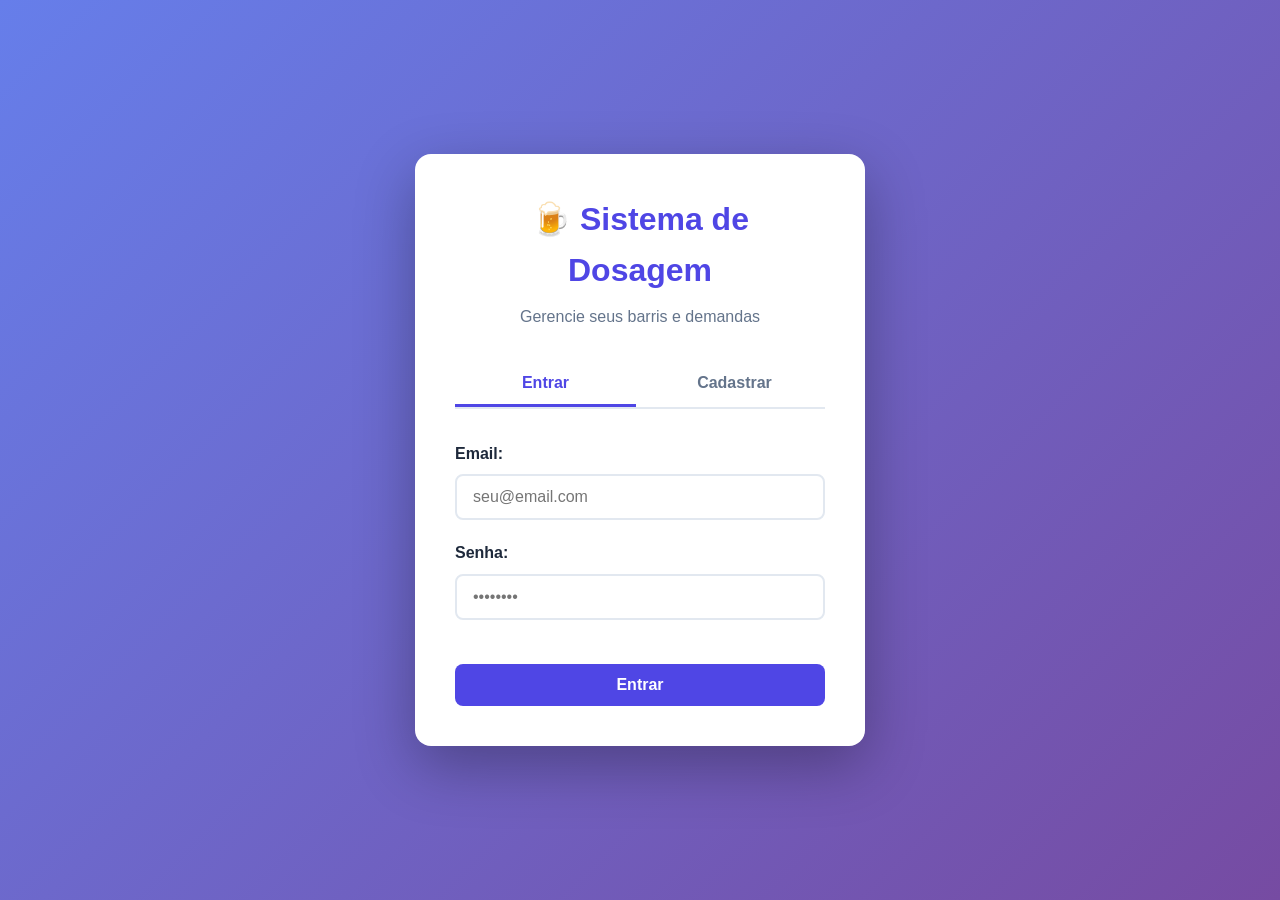
<file: FrontEnd/index.html>
<!DOCTYPE html>
<html lang="pt-BR">
<head>
    <meta charset="UTF-8">
    <meta name="viewport" content="width=device-width, initial-scale=1.0">
    <title>Sistema de Dosagem</title>
    <link rel="stylesheet" href="style.css">
    <script>
        // Proteção de rota - verificar autenticação antes de carregar a página
        if (!localStorage.getItem('usuario')) {
            window.location.href = 'login.html';
        }
    </script>
</head>
<body>
    <div class="container">
        <header>
            <div class="header-content">
                <div>
                    <h1>🍺 Sistema de Dosagem</h1>
                    <p>Controle de barris e demandas</p>
                </div>
                <div class="user-info">
                    <span class="user-name" id="userName">Usuário</span>
                    <button class="btn btn-small" onclick="app.logout()">Sair</button>
                </div>
            </div>
        </header>

        <nav class="tabs">
            <button class="tab-btn active" data-tab="barris">Barris</button>
            <button class="tab-btn" data-tab="demandas">Demandas</button>
            <button class="tab-btn" data-tab="usuarios" id="tabUsuarios">Usuários</button>
        </nav>

        <!-- Seção de Barris -->
        <section id="barris" class="tab-content active">
            <div class="card">
                <h2>📦 Cadastrar Novo Barril</h2>
                <form id="formBarril">
                    <div class="form-group">
                        <label for="deProduto">Produto:</label>
                        <input type="text" id="deProduto" name="deProduto" placeholder="Ex: Chopp Pilsen" required>
                    </div>
                    <div class="form-group">
                        <label for="vlLitrosTotal">Volume Total (litros):</label>
                        <input type="number" id="vlLitrosTotal" name="vlLitrosTotal" step="0.01" placeholder="50.00" required>
                    </div>
                    <button type="submit" class="btn btn-primary">Cadastrar Barril</button>
                </form>
            </div>

            <div class="card">
                <div class="card-header">
                    <h2>📋 Barris Disponíveis</h2>
                    <button class="btn btn-small" onclick="app.listarBarris()">🔄 Atualizar</button>
                </div>
                <div id="listaBarris" class="lista">
                    <p class="loading">Carregando barris...</p>
                </div>
            </div>
        </section>

        <!-- Seção de Demandas -->
        <section id="demandas" class="tab-content">
            <div class="card">
                <h2>➕ Criar Nova Demanda</h2>
                <form id="formDemanda">
                    <div class="form-group">
                        <label for="idBarril">Barril:</label>
                        <select id="idBarril" name="idBarril" required>
                            <option value="">Selecione um barril</option>
                        </select>
                    </div>
                    <div class="form-group">
                        <label for="vlLitrosDemanda">Volume (litros):</label>
                        <input type="number" id="vlLitrosDemanda" name="vlLitrosDemanda" step="0.01" min="0.01" placeholder="5.00" required>
                        <small id="volumeDisponivel" class="form-helper"></small>
                    </div>
                    <button type="submit" class="btn btn-primary">Criar Demanda</button>
                </form>
            </div>

            <div class="card">
                <div class="card-header">
                    <h2>⏳ Demandas Pendentes</h2>
                    <button class="btn btn-small" onclick="app.listarDemandas()">🔄 Atualizar</button>
                </div>
                <div id="listaDemandas" class="lista">
                    <p class="loading">Carregando demandas...</p>
                </div>
            </div>
        </section>

        <!-- Seção de Usuários -->
        <section id="usuarios" class="tab-content">
            <div class="card" id="formCadastroUsuarioCard" style="display:none;">
                <div class="card-header">
                    <h2>➕ Cadastrar Novo Usuário</h2>
                    <small style="color: var(--text-muted);">⚠️ Apenas administradores</small>
                </div>
                <form id="formCadastrarUsuario">
                    <div class="form-group">
                        <label for="cadNmUsuario">Nome:</label>
                        <input type="text" id="cadNmUsuario" required>
                    </div>
                    <div class="form-group">
                        <label for="cadDeEmail">Email:</label>
                        <input type="email" id="cadDeEmail" required>
                    </div>
                    <div class="form-group">
                        <label for="cadDeSenha">Senha:</label>
                        <input type="password" id="cadDeSenha" required minlength="4">
                    </div>
                    <div class="form-group">
                        <label>
                            <input type="checkbox" id="cadAdmin">
                            Administrador
                        </label>
                    </div>
                    <button type="submit" class="btn btn-primary">Cadastrar Usuário</button>
                    <button type="button" class="btn" onclick="app.cancelarCadastroUsuario()">Cancelar</button>
                </form>
            </div>

            <div class="card" id="formUsuarioCard" style="display:none;">
                <div class="card-header">
                    <h2>📝 Editar Usuário</h2>
                    <small style="color: var(--text-muted);">⚠️ Apenas administradores</small>
                </div>
                <form id="formEditarUsuario">
                    <input type="hidden" id="editIdUsuario">
                    <div class="form-group">
                        <label for="editNmUsuario">Nome:</label>
                        <input type="text" id="editNmUsuario" required>
                    </div>
                    <div class="form-group">
                        <label for="editDeEmail">Email:</label>
                        <input type="email" id="editDeEmail" required>
                    </div>
                    <div class="form-group">
                        <label>
                            <input type="checkbox" id="editAdmin">
                            Administrador
                        </label>
                    </div>
                    <button type="submit" class="btn btn-primary">Atualizar Usuário</button>
                    <button type="button" class="btn" onclick="app.cancelarEdicaoUsuario()">Cancelar</button>
                </form>
            </div>

            <div class="card">
                <div class="card-header">
                    <h2>👥 Usuários do Sistema</h2>
                    <div>
                        <button class="btn btn-small btn-primary" onclick="app.abrirCadastroUsuario()" id="btnNovoUsuario" style="margin-right: 8px; display:none;">➕ Novo Usuário</button>
                        <button class="btn btn-small" onclick="app.listarUsuarios()">🔄 Atualizar</button>
                    </div>
                </div>
                <div id="listaUsuarios" class="lista">
                    <p class="loading">Carregando usuários...</p>
                </div>
            </div>
        </section>
    </div>

    <!-- Toast de notificações -->
    <div id="toast" class="toast"></div>

    <!-- Modal de Edição de Barril -->
    <div id="modalEditarBarril" class="modal">
        <div class="modal-content">
            <div class="modal-header">
                <h2>✏️ Editar Barril</h2>
                <button class="modal-close" onclick="app.fecharModalEditar()">&times;</button>
            </div>
            <form id="formEditarBarril">
                <input type="hidden" id="editIdBarril">
                <div class="form-group">
                    <label for="editDeProduto">Produto:</label>
                    <input type="text" id="editDeProduto" name="editDeProduto" required>
                </div>
                <div class="form-group">
                    <label for="editVlLitrosTotal">Volume Total (litros):</label>
                    <input type="number" id="editVlLitrosTotal" name="editVlLitrosTotal" step="0.01" required>
                </div>
                <div class="modal-footer">
                    <button type="button" class="btn btn-small" onclick="app.fecharModalEditar()">Cancelar</button>
                    <button type="submit" class="btn btn-primary">Salvar Alterações</button>
                </div>
            </form>
        </div>
    </div>

    <!-- Modal de Confirmação de Exclusão -->
    <div id="modalConfirmarExclusao" class="modal">
        <div class="modal-content modal-confirm">
            <div class="modal-confirm-icon" id="modalConfirmarIcone">
                <svg id="iconeDelete" width="64" height="64" viewBox="0 0 24 24" fill="none" stroke="currentColor" stroke-width="2">
                    <path d="M3 6h18M8 6V4a2 2 0 0 1 2-2h4a2 2 0 0 1 2 2v2m3 0v14a2 2 0 0 1-2 2H7a2 2 0 0 1-2-2V6h14z"/>
                    <path d="M10 11v6M14 11v6"/>
                </svg>
                <svg id="iconeSuccess" width="64" height="64" viewBox="0 0 24 24" fill="none" stroke="currentColor" stroke-width="2" style="display: none;">
                    <path d="M22 11.08V12a10 10 0 1 1-5.93-9.14"/>
                    <polyline points="22 4 12 14.01 9 11.01"/>
                </svg>
            </div>
            <h2 id="modalConfirmarTitulo">Confirmar Exclusão</h2>
            <p id="modalConfirmarTexto">Tem certeza que deseja deletar este barril?</p>
            <p class="modal-confirm-warning" id="modalConfirmarAviso">⚠️ Esta ação não pode ser desfeita!</p>
            <div class="modal-footer">
                <button type="button" class="btn btn-small" onclick="app.fecharModalConfirmar()">Cancelar</button>
                <button type="button" class="btn btn-danger" id="btnConfirmarExclusao">Sim, Deletar</button>
            </div>
        </div>
    </div>

    <script src="app.js"></script>
</body>
</html>
</file>
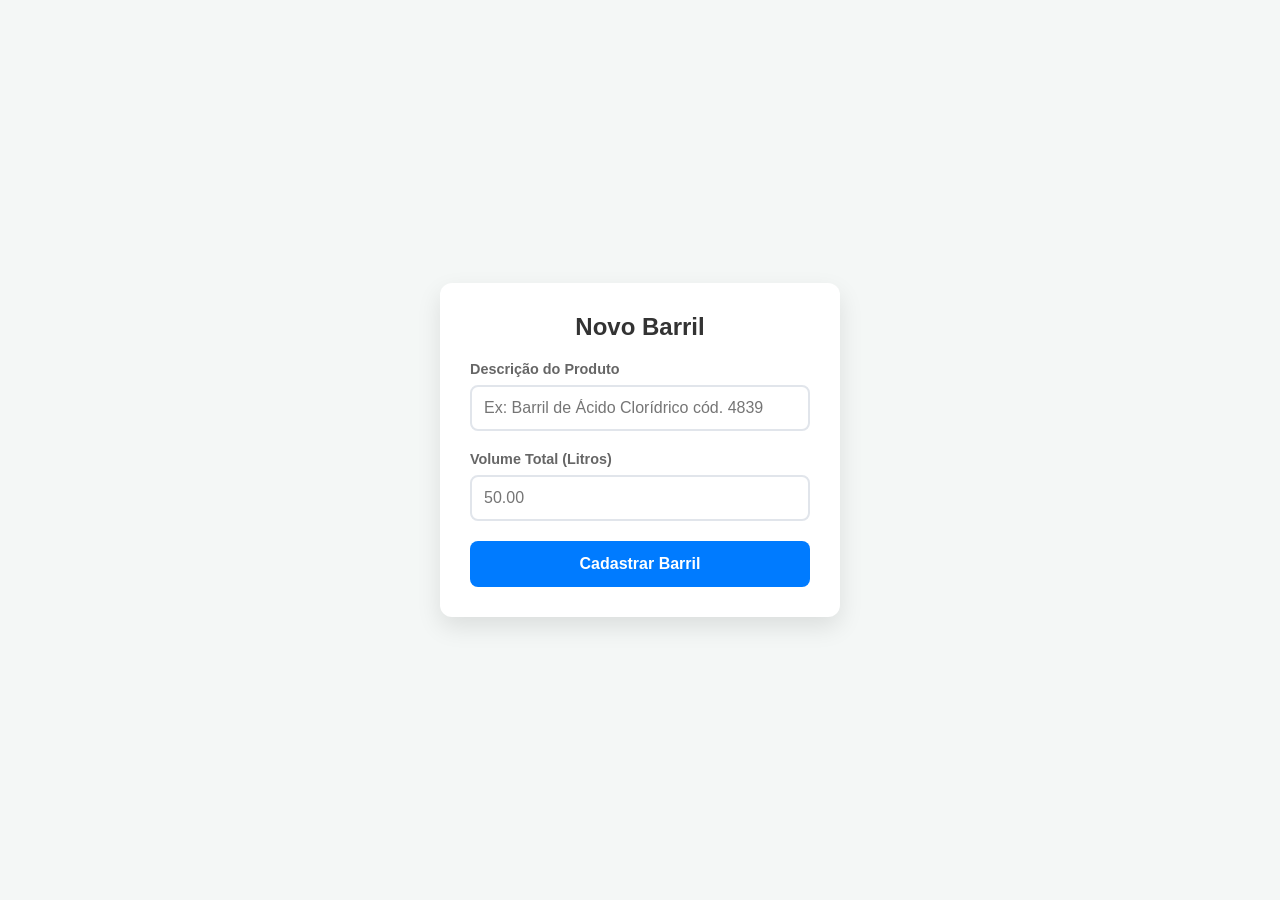
<file: cadBarril.html>
<!DOCTYPE html>
<html lang="pt-br">
<head>
    <meta charset="UTF-8">
    <meta name="viewport" content="width=device-width, initial-scale=1.0">
    <title>Cadastro de Barril</title>
    <style>
        * { box-sizing: border-box; font-family: 'Segoe UI', Tahoma, Geneva, Verdana, sans-serif; }
        body { background-color: #f4f7f6; display: flex; justify-content: center; align-items: center; min-height: 100vh; margin: 0; padding: 20px; }
        .card { background: white; padding: 30px; border-radius: 12px; box-shadow: 0 10px 25px rgba(0,0,0,0.1); width: 100%; max-width: 400px; }
        h2 { color: #333; margin-top: 0; text-align: center; font-size: 1.5rem; }
        .form-group { margin-bottom: 20px; }
        label { display: block; margin-bottom: 8px; color: #666; font-weight: 600; font-size: 0.9rem; }
        input { width: 100%; padding: 12px; border: 2px solid #e1e5eb; border-radius: 8px; outline: none; transition: border-color 0.3s; font-size: 1rem; }
        input:focus { border-color: #007bff; }
        button { width: 100%; padding: 14px; background-color: #007bff; color: white; border: none; border-radius: 8px; font-size: 1rem; font-weight: bold; cursor: pointer; transition: background 0.3s; }
        button:hover { background-color: #0056b3; }
        button:disabled { background-color: #ccc; cursor: not-allowed; }
        #mensagem { margin-top: 20px; text-align: center; font-size: 0.9rem; padding: 10px; border-radius: 6px; display: none; }
        .sucesso { background: #d4edda; color: #155724; border: 1px solid #c3e6cb; }
        .erro { background: #f8d7da; color: #721c24; border: 1px solid #f5c6cb; }
    </style>
</head>
<body>

<div class="card">
    <h2>Novo Barril</h2>
    <form id="formBarril">
        <div class="form-group">
            <label for="deProduto">Descrição do Produto</label>
            <input type="text" id="deProduto" placeholder="Ex: Barril de Ácido Clorídrico cód. 4839" required>
        </div>

        <div class="form-group">
            <label for="vlLitrosTotal">Volume Total (Litros)</label>
            <input type="number" id="vlLitrosTotal" step="0.01" placeholder="50.00" required>
        </div>

        <button type="submit" id="btnEnviar">Cadastrar Barril</button>
    </form>
    <div id="mensagem"></div>
</div>

<script>
    document.getElementById('formBarril').addEventListener('submit', async (e) => {
        e.preventDefault();

        const btn = document.getElementById('btnEnviar');
        const msg = document.getElementById('mensagem');
        
        // Captura os valores
        const deProduto = document.getElementById('deProduto').value;
        const vlTotal = parseFloat(document.getElementById('vlLitrosTotal').value);

        // Monta o JSON
        const dados = {
            deProduto: deProduto,
            vlLitrosTotal: vlTotal
        };

        btn.disabled = true;
        btn.innerText = 'Enviando...';
        msg.style.display = 'none';

        try {
            const resposta = await fetch('cadBarril.php', {
                method: 'POST',
                headers: { 
                    'Content-Type': 'application/json' 
                },
                body: JSON.stringify(dados)
            });

            const resultado = await resposta.json();

            msg.style.display = 'block';
            if (resultado.success) {
                msg.className = 'sucesso';
                msg.innerText = resultado.message;
                document.getElementById('formBarril').reset();
            } else {
                msg.className = 'erro';
                msg.innerText = 'Erro: ' + (resultado.message || 'Erro desconhecido');
            }
        } catch (error) {
            console.error(error);
            msg.style.display = 'block';
            msg.className = 'erro';
            msg.innerText = 'Erro ao conectar com o servidor.';
        } finally {
            btn.disabled = false;
            btn.innerText = 'Cadastrar Barril';
        }
    });
</script>

</body>
</html>
</file>
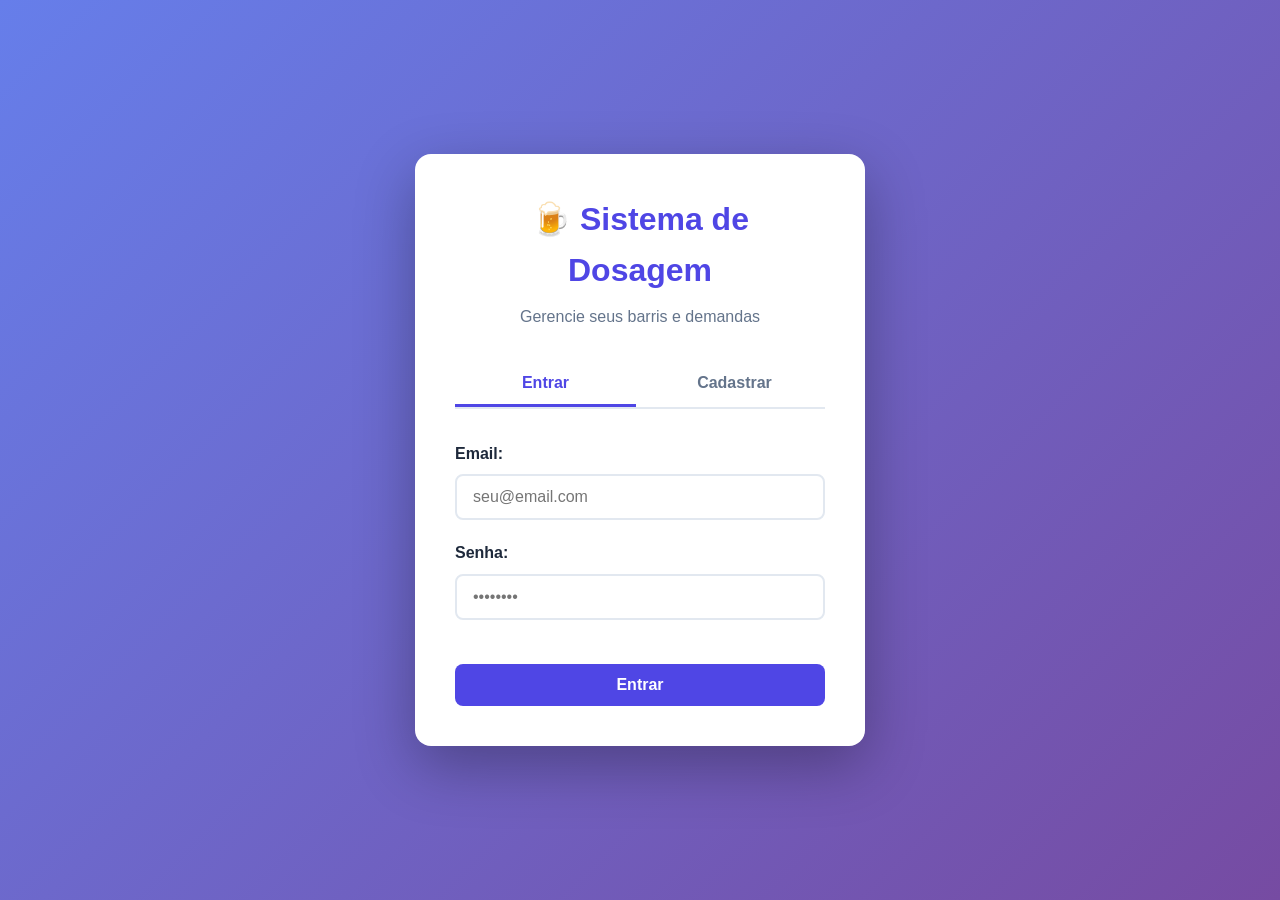
<file: FrontEnd/login.html>
<!DOCTYPE html>
<html lang="pt-BR">
<head>
    <meta charset="UTF-8">
    <meta name="viewport" content="width=device-width, initial-scale=1.0">
    <title>Login - Sistema de Dosagem</title>
    <link rel="stylesheet" href="style.css">
    <script>
        // Se já estiver autenticado, redirecionar para a página principal
        if (localStorage.getItem('usuario')) {
            window.location.href = 'index.html';
        }
    </script>
</head>
<body class="login-body">
    <div class="login-container">
        <div class="login-card">
            <div class="login-header">
                <h1>🍺 Sistema de Dosagem</h1>
                <p>Gerencie seus barris e demandas</p>
            </div>

            <!-- Tabs de Login/Registro -->
            <div class="login-tabs">
                <button class="login-tab-btn active" data-tab="login">Entrar</button>
                <button class="login-tab-btn" data-tab="register">Cadastrar</button>
            </div>

            <!-- Form de Login -->
            <div id="login" class="login-tab-content active">
                <form id="formLogin">
                    <div class="form-group">
                        <label for="loginEmail">Email:</label>
                        <input type="email" id="loginEmail" name="loginEmail" placeholder="seu@email.com" required autocomplete="email">
                    </div>
                    <div class="form-group">
                        <label for="loginSenha">Senha:</label>
                        <input type="password" id="loginSenha" name="loginSenha" placeholder="••••••••" required autocomplete="current-password">
                    </div>
                    <button type="submit" class="btn btn-primary btn-block" id="btnLogin">Entrar</button>
                </form>
            </div>

            <!-- Form de Registro -->
            <div id="register" class="login-tab-content">
                <form id="formRegister">
                    <div class="form-group">
                        <label for="registerNome">Nome:</label>
                        <input type="text" id="registerNome" name="registerNome" placeholder="Seu nome completo" required autocomplete="name">
                    </div>
                    <div class="form-group">
                        <label for="registerEmail">Email:</label>
                        <input type="email" id="registerEmail" name="registerEmail" placeholder="seu@email.com" required autocomplete="email">
                    </div>
                    <div class="form-group">
                        <label for="registerSenha">Senha:</label>
                        <input type="password" id="registerSenha" name="registerSenha" placeholder="Mínimo 6 caracteres" minlength="6" required autocomplete="new-password">
                    </div>
                    <div class="form-group">
                        <label for="registerConfirmaSenha">Confirmar Senha:</label>
                        <input type="password" id="registerConfirmaSenha" name="registerConfirmaSenha" placeholder="Digite a senha novamente" required autocomplete="new-password">
                    </div>
                    <button type="submit" class="btn btn-primary btn-block" id="btnRegister">Cadastrar</button>
                </form>
            </div>
        </div>
    </div>

    <!-- Loader -->
    <div id="loader" class="loader-overlay">
        <div class="loader-spinner"></div>
    </div>

    <!-- Toast de notificações -->
    <div id="toast" class="toast"></div>

    <script src="auth.js"></script>
</body>
</html>
</file>
<file: FrontEnd/style.css>
* {
    margin: 0;
    padding: 0;
    box-sizing: border-box;
}

:root {
    --primary: #4f46e5;
    --primary-dark: #4338ca;
    --success: #10b981;
    --danger: #ef4444;
    --warning: #f59e0b;
    --bg: #f8fafc;
    --card-bg: #ffffff;
    --text: #1e293b;
    --text-muted: #64748b;
    --border: #e2e8f0;
    --shadow: 0 1px 3px rgba(0, 0, 0, 0.1);
    --shadow-lg: 0 10px 25px rgba(0, 0, 0, 0.1);
}

body {
    font-family: -apple-system, BlinkMacSystemFont, 'Segoe UI', Roboto, Oxygen, Ubuntu, sans-serif;
    background: var(--bg);
    color: var(--text);
    line-height: 1.6;
    padding: 20px;
}

.container {
    max-width: 1200px;
    margin: 0 auto;
}

/* Header */
header {
    text-align: center;
    margin-bottom: 40px;
    padding: 30px 0;
}

.header-content {
    display: flex;
    justify-content: space-between;
    align-items: center;
    flex-wrap: wrap;
    gap: 20px;
}

.user-info {
    display: flex;
    align-items: center;
    gap: 16px;
    background: var(--card-bg);
    padding: 12px 20px;
    border-radius: 8px;
    box-shadow: var(--shadow);
}

.user-name {
    font-weight: 600;
    color: var(--text);
}

header h1 {
    font-size: 2.5rem;
    color: var(--primary);
    margin-bottom: 8px;
}

header p {
    color: var(--text-muted);
    font-size: 1.1rem;
}

/* Tabs */
.tabs {
    display: flex;
    gap: 10px;
    margin-bottom: 30px;
    border-bottom: 2px solid var(--border);
}

.tab-btn {
    padding: 12px 24px;
    background: none;
    border: none;
    border-bottom: 3px solid transparent;
    cursor: pointer;
    font-size: 1rem;
    font-weight: 600;
    color: var(--text-muted);
    transition: all 0.3s;
}

.tab-btn:hover {
    color: var(--primary);
}

.tab-btn.active {
    color: var(--primary);
    border-bottom-color: var(--primary);
}

/* Tab Content */
.tab-content {
    display: none;
}

.tab-content.active {
    display: block;
}

/* Cards */
.card {
    background: var(--card-bg);
    border-radius: 12px;
    padding: 30px;
    margin-bottom: 24px;
    box-shadow: var(--shadow);
    transition: box-shadow 0.3s;
}

.card:hover {
    box-shadow: var(--shadow-lg);
}

.card h2 {
    font-size: 1.5rem;
    margin-bottom: 20px;
    color: var(--text);
}

.card-header {
    display: flex;
    justify-content: space-between;
    align-items: center;
    margin-bottom: 20px;
}

.card-header h2 {
    margin: 0;
}

/* Forms */
.form-group {
    margin-bottom: 20px;
}

.form-group label {
    display: block;
    margin-bottom: 8px;
    font-weight: 600;
    color: var(--text);
}

.form-group input,
.form-group select {
    width: 100%;
    padding: 12px 16px;
    border: 2px solid var(--border);
    border-radius: 8px;
    font-size: 1rem;
    transition: border-color 0.3s;
}

.form-group input:focus,
.form-group select:focus {
    outline: none;
    border-color: var(--primary);
}

.form-helper {
    display: block;
    margin-top: 6px;
    font-size: 0.875rem;
    font-weight: 600;
}

/* Buttons */
.btn {
    padding: 12px 24px;
    border: none;
    border-radius: 8px;
    font-size: 1rem;
    font-weight: 600;
    cursor: pointer;
    transition: all 0.3s;
    display: inline-block;
}

.btn-primary {
    background: var(--primary);
    color: white;
}

.btn-primary:hover {
    background: var(--primary-dark);
    transform: translateY(-2px);
    box-shadow: 0 4px 12px rgba(79, 70, 229, 0.3);
}

.btn:disabled,
.btn-primary:disabled {
    opacity: 0.6;
    cursor: not-allowed;
    transform: none;
}

.btn:disabled:hover,
.btn-primary:disabled:hover {
    transform: none;
    box-shadow: none;
}

.btn-success {
    background: var(--success);
    color: white;
    padding: 8px 16px;
    font-size: 0.9rem;
}

.btn-success:hover {
    background: #059669;
    transform: translateY(-1px);
}

.btn-small {
    padding: 8px 16px;
    font-size: 0.9rem;
    background: var(--bg);
    color: var(--text);
}

.btn-small:hover {
    background: var(--border);
}

/* Lista */
.lista {
    display: grid;
    gap: 16px;
    max-height: 500px;
    overflow-y: auto;
    padding-right: 8px;
}

/* Scrollbar customizada */
.lista::-webkit-scrollbar {
    width: 8px;
}

.lista::-webkit-scrollbar-track {
    background: var(--bg);
    border-radius: 4px;
}

.lista::-webkit-scrollbar-thumb {
    background: var(--border);
    border-radius: 4px;
}

.lista::-webkit-scrollbar-thumb:hover {
    background: var(--text-muted);
}

.item {
    background: var(--bg);
    border: 2px solid var(--border);
    border-radius: 8px;
    padding: 20px;
    transition: all 0.3s;
}

.item:hover {
    border-color: var(--primary);
    transform: translateX(4px);
}

.item-header {
    display: flex;
    justify-content: space-between;
    align-items: center;
    margin-bottom: 12px;
    flex-wrap: wrap;
    gap: 8px;
}

.item-title {
    font-size: 1.2rem;
    font-weight: 700;
    color: var(--text);
    display: flex;
    align-items: center;
    gap: 12px;
    flex-wrap: wrap;
}

/* Status Badges */
.status-badge {
    font-size: 0.75rem;
    font-weight: 600;
    padding: 4px 12px;
    border-radius: 12px;
    text-transform: uppercase;
    letter-spacing: 0.5px;
}

.status-nao-iniciado {
    background: #fee2e2;
    color: #991b1b;
}

.status-em-andamento {
    background: #fef3c7;
    color: #92400e;
}

.status-concluido {
    background: #d1fae5;
    color: #065f46;
}

/* Section Headers */
.section-header {
    font-size: 1.1rem;
    font-weight: 700;
    color: var(--text);
    padding: 16px 20px;
    margin: 20px 0 12px 0;
    background: linear-gradient(135deg, var(--card-bg) 0%, var(--bg) 100%);
    border-left: 4px solid var(--primary);
    border-radius: 8px;
    box-shadow: var(--shadow);
}

.item-info {
    display: grid;
    grid-template-columns: repeat(auto-fit, minmax(200px, 1fr));
    gap: 12px;
    margin-top: 12px;
}

.info-label {
    font-size: 0.85rem;
    color: var(--text-muted);
    margin-bottom: 4px;
}

.info-value {
    font-size: 1rem;
    font-weight: 600;
    color: var(--text);
}

/* Loading */
.loading {
    text-align: center;
    color: var(--text-muted);
    padding: 40px;
    font-style: italic;
}

.empty {
    text-align: center;
    color: var(--text-muted);
    padding: 40px;
}

/* Toast */
.toast {
    position: fixed;
    bottom: 30px;
    right: 30px;
    padding: 16px 24px;
    border-radius: 8px;
    color: white;
    font-weight: 600;
    box-shadow: var(--shadow-lg);
    transform: translateY(100px);
    opacity: 0;
    transition: all 0.3s;
    z-index: 1000;
}

.toast.show {
    transform: translateY(0);
    opacity: 1;
}

.toast.success {
    background: var(--success);
}

.toast.error {
    background: var(--danger);
}

.toast.warning {
    background: var(--warning);
}

/* Loader */
.loader-overlay {
    display: none;
    position: fixed;
    top: 0;
    left: 0;
    width: 100%;
    height: 100%;
    background: rgba(0, 0, 0, 0.5);
    z-index: 10000;
    align-items: center;
    justify-content: center;
}

.loader-overlay.show {
    display: flex;
}

.loader-spinner {
    width: 50px;
    height: 50px;
    border: 5px solid rgba(255, 255, 255, 0.3);
    border-top-color: #fff;
    border-radius: 50%;
    animation: spin 0.8s linear infinite;
}

@keyframes spin {
    to { transform: rotate(360deg); }
}

/* Badge */
.badge {
    display: inline-block;
    padding: 4px 12px;
    border-radius: 12px;
    font-size: 0.85rem;
    font-weight: 600;
}

.badge-success {
    background: #d1fae5;
    color: #065f46;
}

.badge-warning {
    background: #fef3c7;
    color: #92400e;
}

.badge-info {
    background: #dbeafe;
    color: #1e40af;
}

/* Progress Bar */
.progress {
    height: 8px;
    background: var(--border);
    border-radius: 4px;
    overflow: hidden;
    margin-top: 8px;
}

.progress-bar {
    height: 100%;
    background: linear-gradient(90deg, var(--primary), var(--success));
    transition: width 0.3s;
}

/* Modal */
.modal {
    display: none;
    position: fixed;
    top: 0;
    left: 0;
    width: 100%;
    height: 100%;
    background: rgba(0, 0, 0, 0.5);
    z-index: 1000;
    animation: fadeIn 0.3s;
}

.modal.show {
    display: flex;
    justify-content: center;
    align-items: center;
}

.modal-content {
    background: var(--card-bg);
    border-radius: 12px;
    padding: 0;
    max-width: 500px;
    width: 90%;
    box-shadow: var(--shadow-lg);
    animation: slideUp 0.3s;
}

.modal-header {
    display: flex;
    justify-content: space-between;
    align-items: center;
    padding: 24px;
    border-bottom: 2px solid var(--border);
}

.modal-header h2 {
    margin: 0;
    font-size: 1.5rem;
}

.modal-close {
    background: none;
    border: none;
    font-size: 2rem;
    color: var(--text-muted);
    cursor: pointer;
    padding: 0;
    width: 32px;
    height: 32px;
    display: flex;
    align-items: center;
    justify-content: center;
    border-radius: 4px;
    transition: all 0.3s;
}

.modal-close:hover {
    background: var(--bg);
    color: var(--danger);
}

.modal-content form {
    padding: 24px;
}

.modal-footer {
    display: flex;
    gap: 12px;
    justify-content: flex-end;
    margin-top: 24px;
}

/* Modal de Confirmação */
.modal-confirm {
    text-align: center;
    max-width: 400px;
    padding: 32px;
}

.modal-confirm-icon {
    width: 80px;
    height: 80px;
    margin: 0 auto 24px;
    background: linear-gradient(135deg, #fee2e2 0%, #fecaca 100%);
    border-radius: 50%;
    display: flex;
    align-items: center;
    justify-content: center;
    animation: scaleIn 0.4s ease-out;
}

.modal-confirm-icon svg {
    color: var(--danger);
}

.modal-confirm-icon.success {
    background: linear-gradient(135deg, #d1fae5 0%, #a7f3d0 100%);
}

.modal-confirm-icon.success svg {
    color: var(--success);
}

.modal-confirm h2 {
    font-size: 1.5rem;
    margin-bottom: 12px;
    color: var(--text);
}

.modal-confirm p {
    color: var(--text-muted);
    margin-bottom: 8px;
    font-size: 1rem;
    line-height: 1.5;
}

.modal-confirm-warning {
    color: var(--danger) !important;
    font-weight: 600;
    margin-top: 16px;
    margin-bottom: 24px !important;
}

.btn-danger {
    background: var(--danger);
    color: white;
    padding: 12px 24px;
}

.btn-danger:hover {
    background: #dc2626;
    transform: translateY(-2px);
    box-shadow: 0 4px 12px rgba(239, 68, 68, 0.3);
}

.btn-success-confirm {
    background: var(--success);
    color: white;
    padding: 12px 24px;
}

.btn-success-confirm:hover {
    background: #059669;
    transform: translateY(-2px);
    box-shadow: 0 4px 12px rgba(16, 185, 129, 0.3);
}

@keyframes scaleIn {
    from {
        transform: scale(0);
        opacity: 0;
    }
    to {
        transform: scale(1);
        opacity: 1;
    }
}

@keyframes fadeIn {
    from {
        opacity: 0;
    }
    to {
        opacity: 1;
    }
}

@keyframes slideUp {
    from {
        transform: translateY(30px);
        opacity: 0;
    }
    to {
        transform: translateY(0);
        opacity: 1;
    }
}

/* Botões de ação */
.item-actions {
    display: flex;
    gap: 8px;
    margin-top: 16px;
}

.btn-icon {
    padding: 8px 12px;
    border: none;
    border-radius: 6px;
    font-size: 0.9rem;
    cursor: pointer;
    transition: all 0.3s;
    display: flex;
    align-items: center;
    gap: 6px;
}

.btn-edit {
    background: var(--primary);
    color: white;
}

.btn-edit:hover {
    background: var(--primary-dark);
    transform: translateY(-2px);
}

.btn-delete {
    background: var(--danger);
    color: white;
}

.btn-delete:hover {
    background: #dc2626;
    transform: translateY(-2px);
}

/* Responsive */
@media (max-width: 768px) {
    body {
        padding: 10px;
    }

    header h1 {
        font-size: 2rem;
    }

    .card {
        padding: 20px;
    }

    .item-info {
        grid-template-columns: 1fr;
    }

    .toast {
        left: 20px;
        right: 20px;
    }
}

/* ========== TELA DE LOGIN ========== */

.login-body {
    min-height: 100vh;
    display: flex;
    align-items: center;
    justify-content: center;
    background: linear-gradient(135deg, #667eea 0%, #764ba2 100%);
    padding: 20px;
}

.login-container {
    width: 100%;
    max-width: 450px;
}

.login-card {
    background: var(--card-bg);
    border-radius: 16px;
    padding: 40px;
    box-shadow: 0 20px 60px rgba(0, 0, 0, 0.3);
    animation: slideUp 0.5s ease-out;
}

.login-header {
    text-align: center;
    margin-bottom: 32px;
}

.login-header h1 {
    font-size: 2rem;
    color: var(--primary);
    margin-bottom: 8px;
}

.login-header p {
    color: var(--text-muted);
    font-size: 1rem;
}

.login-tabs {
    display: flex;
    gap: 8px;
    margin-bottom: 32px;
    border-bottom: 2px solid var(--border);
}

.login-tab-btn {
    flex: 1;
    padding: 12px;
    background: none;
    border: none;
    border-bottom: 3px solid transparent;
    cursor: pointer;
    font-size: 1rem;
    font-weight: 600;
    color: var(--text-muted);
    transition: all 0.3s;
}

.login-tab-btn:hover {
    color: var(--primary);
}

.login-tab-btn.active {
    color: var(--primary);
    border-bottom-color: var(--primary);
}

.login-tab-content {
    display: none;
}

.login-tab-content.active {
    display: block;
    animation: fadeIn 0.3s;
}

.btn-block {
    width: 100%;
    margin-top: 24px;
}

.login-footer {
    text-align: center;
    margin-top: 24px;
    color: var(--text-muted);
    font-size: 0.9rem;
}

.login-link {
    color: var(--primary);
    text-decoration: none;
    font-weight: 600;
    cursor: pointer;
}

.login-link:hover {
    text-decoration: underline;
}

@media (max-width: 768px) {
    .login-card {
        padding: 30px 20px;
    }
    
    .login-header h1 {
        font-size: 1.75rem;
    }
}
</file>
